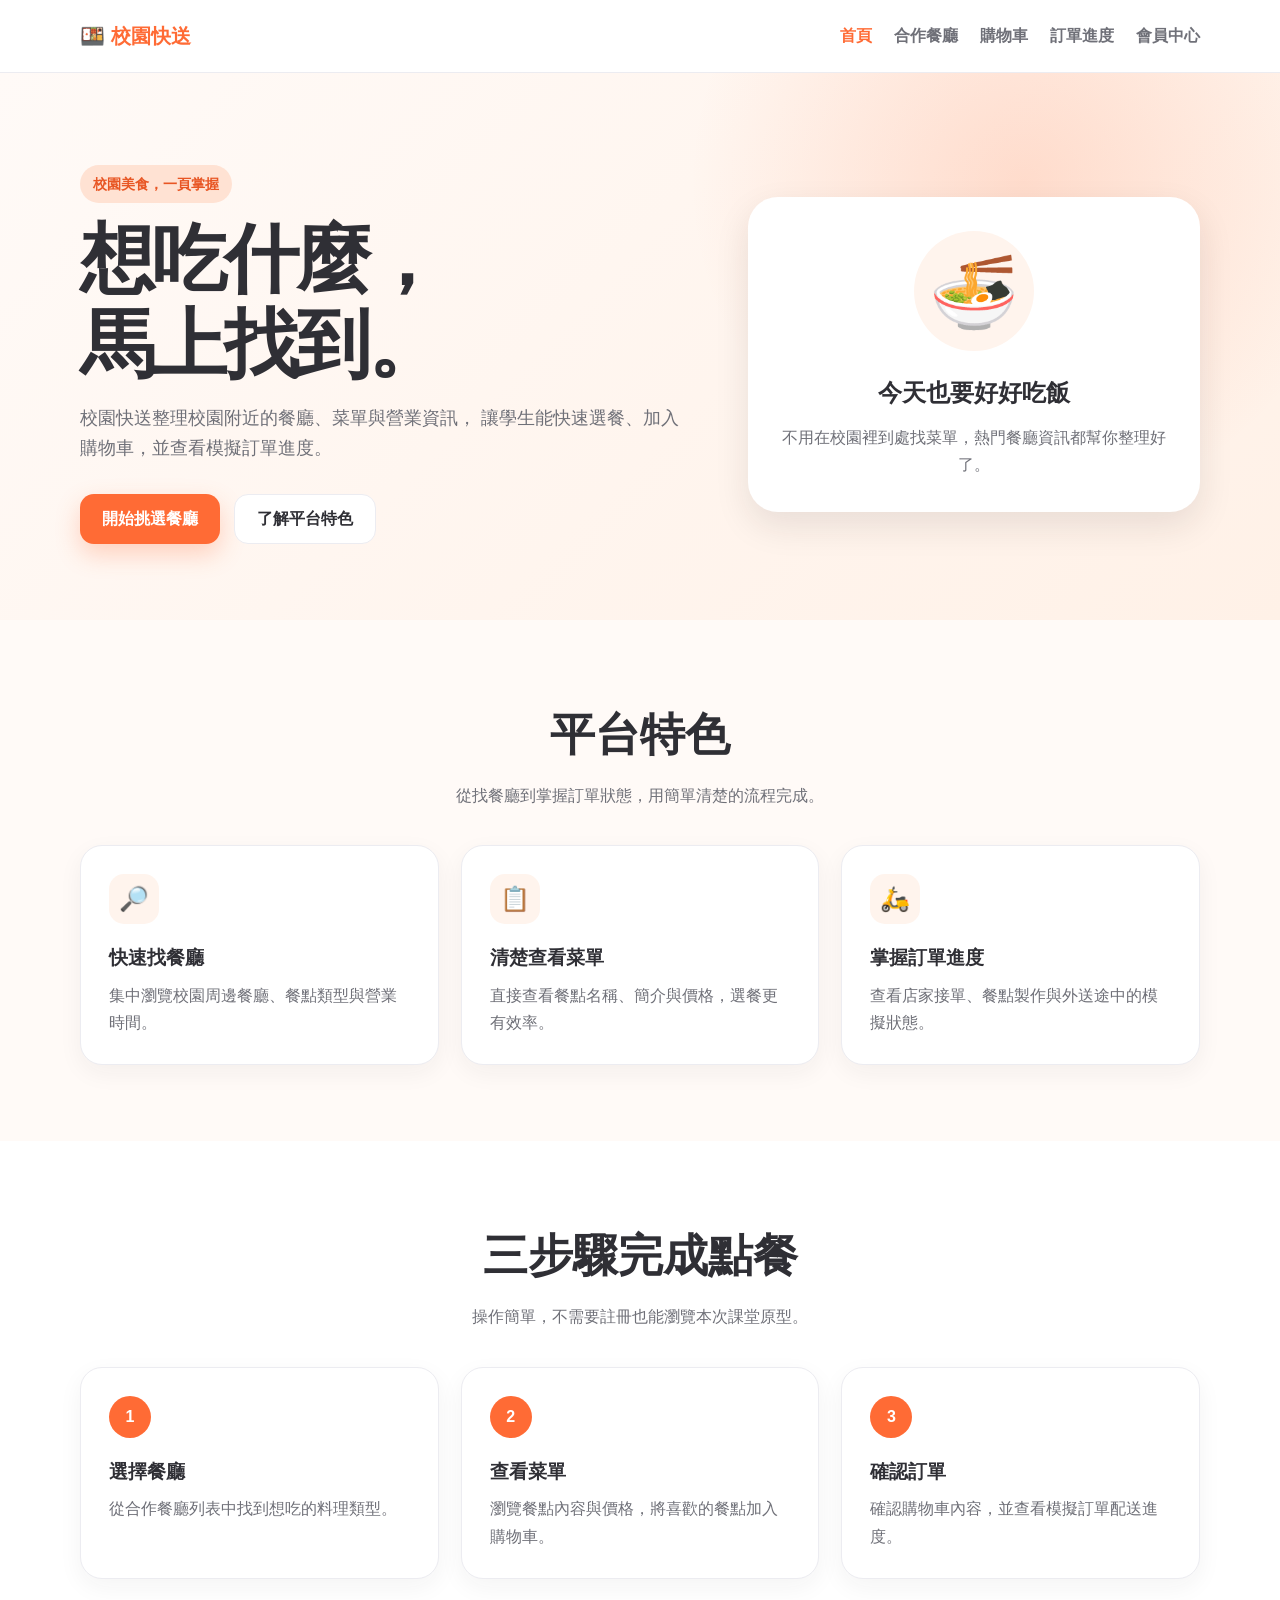
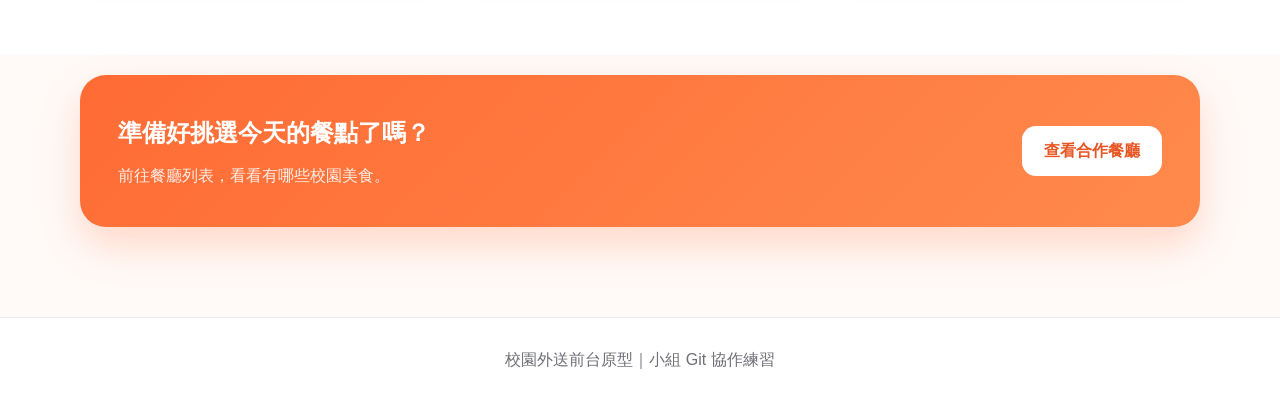
<file: index.html>
<!DOCTYPE html>
<html lang="zh-Hant">
<head>
  <meta charset="UTF-8">
  <meta name="viewport" content="width=device-width, initial-scale=1.0">
  <meta name="description" content="校園快送提供校園周邊餐廳與餐點資訊，讓學生快速找到想吃的餐點。">
  <title>校園快送｜首頁</title>
  <style>
    :root {
      --primary: #ff6b35;
      --primary-dark: #e85624;
      --secondary: #fff4ed;
      --text: #2f2f35;
      --muted: #6f7078;
      --surface: #ffffff;
      --border: #ececf1;
      --shadow: 0 14px 35px rgba(41, 34, 30, 0.10);
    }

    * {
      box-sizing: border-box;
    }

    html {
      scroll-behavior: smooth;
    }

    body {
      margin: 0;
      font-family: "Noto Sans TC", "Microsoft JhengHei", sans-serif;
      color: var(--text);
      background: #fffaf7;
      line-height: 1.7;
    }

    a {
      color: inherit;
      text-decoration: none;
    }

    .container {
      width: min(1120px, calc(100% - 40px));
      margin: 0 auto;
    }

    header {
      position: sticky;
      top: 0;
      z-index: 10;
      background: rgba(255, 255, 255, 0.94);
      border-bottom: 1px solid var(--border);
      backdrop-filter: blur(10px);
    }

    nav {
      min-height: 72px;
      display: flex;
      justify-content: space-between;
      align-items: center;
      gap: 24px;
    }

    .logo {
      font-size: 1.25rem;
      font-weight: 800;
      color: var(--primary);
    }

    .nav-links {
      display: flex;
      gap: 22px;
      align-items: center;
    }

    .nav-links a {
      color: var(--muted);
      font-weight: 700;
    }

    .nav-links a:hover,
    .nav-links a[aria-current="page"] {
      color: var(--primary);
    }

    .hero {
      padding: 92px 0 76px;
      background:
        radial-gradient(circle at 80% 20%, rgba(255, 107, 53, 0.18), transparent 30%),
        linear-gradient(135deg, #fffaf7 0%, #fff1e7 100%);
    }

    .hero-grid {
      display: grid;
      grid-template-columns: 1.15fr 0.85fr;
      align-items: center;
      gap: 56px;
    }

    .eyebrow {
      display: inline-block;
      margin-bottom: 14px;
      padding: 7px 13px;
      border-radius: 999px;
      color: var(--primary-dark);
      background: #ffe2d3;
      font-weight: 800;
      font-size: 0.9rem;
    }

    h1 {
      margin: 0 0 18px;
      font-size: clamp(2.6rem, 6vw, 4.7rem);
      line-height: 1.12;
      letter-spacing: -0.04em;
    }

    .hero p {
      max-width: 660px;
      margin: 0 0 30px;
      color: var(--muted);
      font-size: 1.1rem;
    }

    .button-row {
      display: flex;
      flex-wrap: wrap;
      gap: 14px;
    }

    .button {
      display: inline-flex;
      justify-content: center;
      align-items: center;
      min-height: 50px;
      padding: 0 22px;
      border-radius: 14px;
      font-weight: 800;
      transition: transform 0.2s, box-shadow 0.2s;
    }

    .button:hover {
      transform: translateY(-2px);
    }

    .button-primary {
      color: white;
      background: var(--primary);
      box-shadow: 0 10px 25px rgba(255, 107, 53, 0.28);
    }

    .button-secondary {
      background: white;
      border: 1px solid var(--border);
    }

    .hero-card {
      position: relative;
      padding: 34px;
      border-radius: 30px;
      background: white;
      box-shadow: var(--shadow);
    }

    .food-icon {
      display: grid;
      place-items: center;
      width: 120px;
      height: 120px;
      margin: 0 auto 22px;
      border-radius: 50%;
      background: var(--secondary);
      font-size: 4.5rem;
    }

    .hero-card h2 {
      margin: 0 0 10px;
      text-align: center;
    }

    .hero-card p {
      margin: 0;
      text-align: center;
      font-size: 1rem;
    }

    section {
      padding: 76px 0;
    }

    .section-heading {
      max-width: 700px;
      margin: 0 auto 36px;
      text-align: center;
    }

    .section-heading h2 {
      margin: 0 0 10px;
      font-size: clamp(2rem, 4vw, 2.8rem);
    }

    .section-heading p {
      margin: 0;
      color: var(--muted);
    }

    .feature-grid,
    .step-grid {
      display: grid;
      grid-template-columns: repeat(3, 1fr);
      gap: 22px;
    }

    .card {
      padding: 28px;
      border: 1px solid var(--border);
      border-radius: 22px;
      background: var(--surface);
      box-shadow: 0 8px 24px rgba(31, 31, 40, 0.05);
    }

    .card-icon {
      display: grid;
      place-items: center;
      width: 50px;
      height: 50px;
      margin-bottom: 18px;
      border-radius: 15px;
      background: var(--secondary);
      font-size: 1.5rem;
    }

    .card h3 {
      margin: 0 0 8px;
    }

    .card p {
      margin: 0;
      color: var(--muted);
    }

    .steps {
      background: #ffffff;
    }

    .step-number {
      display: grid;
      place-items: center;
      width: 42px;
      height: 42px;
      margin-bottom: 18px;
      border-radius: 50%;
      color: white;
      background: var(--primary);
      font-weight: 900;
    }

    .cta {
      padding-top: 20px;
      padding-bottom: 90px;
    }

    .cta-box {
      display: flex;
      justify-content: space-between;
      align-items: center;
      gap: 24px;
      padding: 38px;
      border-radius: 26px;
      color: white;
      background: linear-gradient(135deg, #ff6b35, #ff8a4c);
      box-shadow: 0 18px 40px rgba(255, 107, 53, 0.24);
    }

    .cta-box h2,
    .cta-box p {
      margin: 0;
    }

    .cta-box p {
      margin-top: 8px;
      color: rgba(255, 255, 255, 0.88);
    }

    .cta-box .button {
      flex-shrink: 0;
      color: var(--primary-dark);
      background: white;
    }

    footer {
      padding: 28px 0;
      border-top: 1px solid var(--border);
      color: var(--muted);
      background: white;
      text-align: center;
    }

    @media (max-width: 820px) {
      .hero-grid,
      .feature-grid,
      .step-grid {
        grid-template-columns: 1fr;
      }

      .hero {
        padding-top: 64px;
      }

      .hero-card {
        max-width: 520px;
      }

      .cta-box {
        align-items: flex-start;
        flex-direction: column;
      }
    }

    @media (max-width: 620px) {
      .container {
        width: min(100% - 28px, 1120px);
      }

      nav {
        padding: 14px 0;
        align-items: flex-start;
        flex-direction: column;
      }

      .nav-links {
        width: 100%;
        gap: 14px;
        overflow-x: auto;
      }

      .hero {
        padding: 48px 0 56px;
      }

      section {
        padding: 58px 0;
      }
    }
  </style>
</head>
<body>
  <header>
    <nav class="container" aria-label="主要導覽">
      <a class="logo" href="index.html">🍱 校園快送</a>
      <div class="nav-links">
        <a href="index.html" aria-current="page">首頁</a>
        <a href="pages/restaurants.html">合作餐廳</a>
        <a href="pages/cart.html">購物車</a>
        <a href="pages/order-status.html">訂單進度</a>
        <a href="pages/profile.html">會員中心</a>
      </div>
    </nav>
  </header>

  <main>
    <section class="hero">
      <div class="container hero-grid">
        <div>
          <span class="eyebrow">校園美食，一頁掌握</span>
          <h1>想吃什麼，<br>馬上找到。</h1>
          <p>
            校園快送整理校園附近的餐廳、菜單與營業資訊，
            讓學生能快速選餐、加入購物車，並查看模擬訂單進度。
          </p>
          <div class="button-row">
            <a class="button button-primary" href="pages/restaurants.html">開始挑選餐廳</a>
            <a class="button button-secondary" href="#features">了解平台特色</a>
          </div>
        </div>

        <aside class="hero-card" aria-label="平台簡介">
          <div class="food-icon" aria-hidden="true">🍜</div>
          <h2>今天也要好好吃飯</h2>
          <p>不用在校園裡到處找菜單，熱門餐廳資訊都幫你整理好了。</p>
        </aside>
      </div>
    </section>

    <section id="features">
      <div class="container">
        <div class="section-heading">
          <h2>平台特色</h2>
          <p>從找餐廳到掌握訂單狀態，用簡單清楚的流程完成。</p>
        </div>

        <div class="feature-grid">
          <article class="card">
            <div class="card-icon" aria-hidden="true">🔎</div>
            <h3>快速找餐廳</h3>
            <p>集中瀏覽校園周邊餐廳、餐點類型與營業時間。</p>
          </article>

          <article class="card">
            <div class="card-icon" aria-hidden="true">📋</div>
            <h3>清楚查看菜單</h3>
            <p>直接查看餐點名稱、簡介與價格，選餐更有效率。</p>
          </article>

          <article class="card">
            <div class="card-icon" aria-hidden="true">🛵</div>
            <h3>掌握訂單進度</h3>
            <p>查看店家接單、餐點製作與外送途中的模擬狀態。</p>
          </article>
        </div>
      </div>
    </section>

    <section class="steps">
      <div class="container">
        <div class="section-heading">
          <h2>三步驟完成點餐</h2>
          <p>操作簡單，不需要註冊也能瀏覽本次課堂原型。</p>
        </div>

        <div class="step-grid">
          <article class="card">
            <div class="step-number">1</div>
            <h3>選擇餐廳</h3>
            <p>從合作餐廳列表中找到想吃的料理類型。</p>
          </article>

          <article class="card">
            <div class="step-number">2</div>
            <h3>查看菜單</h3>
            <p>瀏覽餐點內容與價格，將喜歡的餐點加入購物車。</p>
          </article>

          <article class="card">
            <div class="step-number">3</div>
            <h3>確認訂單</h3>
            <p>確認購物車內容，並查看模擬訂單配送進度。</p>
          </article>
        </div>
      </div>
    </section>

    <section class="cta">
      <div class="container">
        <div class="cta-box">
          <div>
            <h2>準備好挑選今天的餐點了嗎？</h2>
            <p>前往餐廳列表，看看有哪些校園美食。</p>
          </div>
          <a class="button" href="pages/restaurants.html">查看合作餐廳</a>
        </div>
      </div>
    </section>
  </main>

  <footer>
    <div class="container">
      校園外送前台原型｜小組 Git 協作練習
    </div>
  </footer>
</body>
</html>
</file>
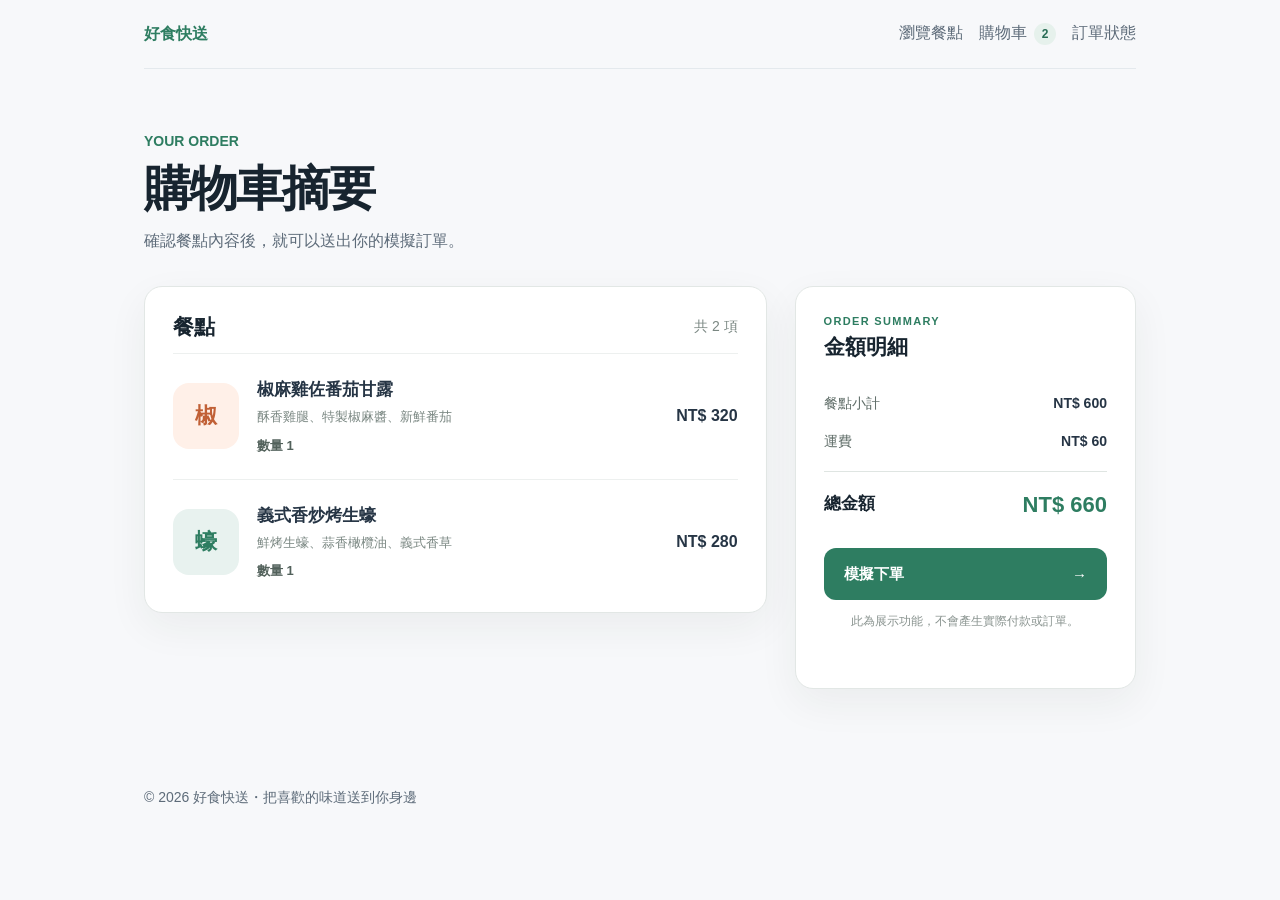
<file: pages/cart.html>
<!doctype html>
<html lang="zh-Hant">
  <head>
    <meta charset="UTF-8" />
    <meta name="viewport" content="width=device-width, initial-scale=1.0" />
    <title>購物車摘要｜好食快送</title>
    <link rel="stylesheet" href="../css/base.css" />
  </head>
  <body>
    <header class="site-header">
      <a class="brand" href="../index.html" aria-label="好食快送首頁">好食快送</a>
      <nav aria-label="主要導覽">
        <a href="menu.html">瀏覽餐點</a>
        <a class="nav-cart" href="cart.html" aria-current="page">購物車 <span>2</span></a>
        <a href="order-status.html">訂單狀態</a>
      </nav>
    </header>

    <main class="container cart-page">
      <section class="cart-intro" aria-labelledby="cart-title">
        <p class="eyebrow">YOUR ORDER</p>
        <h1 id="cart-title">購物車摘要</h1>
        <p class="muted">確認餐點內容後，就可以送出你的模擬訂單。</p>
      </section>

      <section class="cart-layout" aria-label="訂單內容">
        <div class="cart-items">
          <div class="section-label"><h2>餐點</h2><span>共 2 項</span></div>
          <article class="cart-item">
            <div class="food-icon" aria-hidden="true">椒</div>
            <div class="item-info"><h3>椒麻雞佐番茄甘露</h3><p>酥香雞腿、特製椒麻醬、新鮮番茄</p><span class="quantity">數量 1</span></div>
            <strong class="item-price">NT$ 320</strong>
          </article>
          <article class="cart-item">
            <div class="food-icon oyster" aria-hidden="true">蠔</div>
            <div class="item-info"><h3>義式香炒烤生蠔</h3><p>鮮烤生蠔、蒜香橄欖油、義式香草</p><span class="quantity">數量 1</span></div>
            <strong class="item-price">NT$ 280</strong>
          </article>
        </div>

        <aside class="order-summary" aria-labelledby="summary-title">
          <div><p class="summary-kicker">ORDER SUMMARY</p><h2 id="summary-title">金額明細</h2></div>
          <dl class="price-list">
            <div><dt>餐點小計</dt><dd>NT$ 600</dd></div>
            <div><dt>運費</dt><dd>NT$ 60</dd></div>
            <div class="total"><dt>總金額</dt><dd>NT$ 660</dd></div>
          </dl>
          <button class="checkout-button" type="button" id="mock-order-button">模擬下單 <span aria-hidden="true">→</span></button>
          <p class="checkout-note">此為展示功能，不會產生實際付款或訂單。</p>
          <p class="order-feedback" id="order-feedback" role="status" aria-live="polite"></p>
        </aside>
      </section>
    </main>

    <footer>© 2026 好食快送・把喜歡的味道送到你身邊</footer>
    <script>
      const orderButton = document.querySelector("#mock-order-button");
      const orderFeedback = document.querySelector("#order-feedback");
      orderButton.addEventListener("click", () => {
        orderButton.disabled = true;
        orderButton.innerHTML = "已送出模擬訂單 <span aria-hidden=\"true\">✓</span>";
        orderFeedback.textContent = "模擬下單成功！感謝你的訂購。";
      });
    </script>
  </body>
</html>
</file>
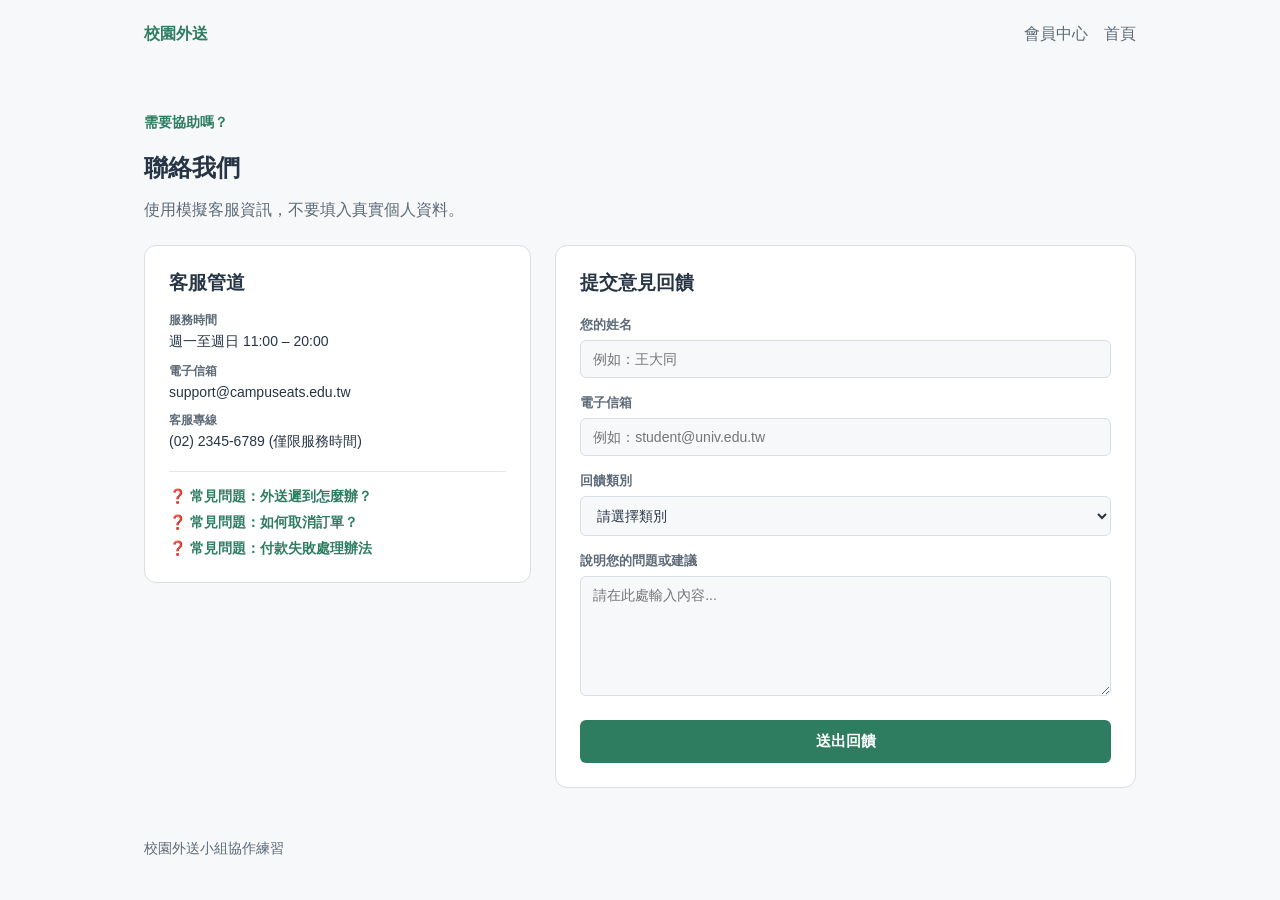
<file: pages/contact.html>
<!doctype html>
<html lang="zh-Hant">
  <head>
    <meta charset="UTF-8" />
    <meta name="viewport" content="width=device-width, initial-scale=1.0" />
    <title>校園外送｜聯絡我們</title>
    <link rel="stylesheet" href="../css/base.css" />
    <style>
      .contact-grid {
        display: grid;
        grid-template-columns: 1fr 1.5fr;
        gap: 24px;
        margin: 24px 0;
      }
      .info-card {
        background: #ffffff;
        border: 1px solid #d7dee8;
        border-radius: 12px;
        padding: 24px;
        height: fit-content;
      }
      .info-card h3 {
        margin-top: 0;
        margin-bottom: 16px;
        color: #263545;
      }
      .info-list {
        list-style: none;
        padding: 0;
        margin: 0 0 20px 0;
        display: flex;
        flex-direction: column;
        gap: 12px;
        font-size: 14px;
      }
      .info-list li {
        display: flex;
        flex-direction: column;
        gap: 4px;
      }
      .info-list strong {
        color: #5d6b79;
        font-size: 12px;
        text-transform: uppercase;
      }
      .info-list span {
        color: #263545;
        font-weight: 500;
      }
      .faq-links {
        display: flex;
        flex-direction: column;
        gap: 8px;
        border-top: 1px solid #e2e8f0;
        padding-top: 16px;
      }
      .faq-links a {
        font-size: 14px;
        color: #2e7d61;
        font-weight: 600;
        display: flex;
        align-items: center;
        gap: 4px;
      }
      .faq-links a:hover {
        text-decoration: underline;
      }
      .form-card {
        background: #ffffff;
        border: 1px solid #d7dee8;
        border-radius: 12px;
        padding: 24px;
      }
      .form-card h3 {
        margin-top: 0;
        margin-bottom: 20px;
        color: #263545;
      }
      .form-group {
        margin-bottom: 16px;
        display: flex;
        flex-direction: column;
        gap: 6px;
      }
      .form-group label {
        font-size: 13px;
        font-weight: bold;
        color: #5d6b79;
      }
      .form-control {
        padding: 10px 12px;
        border: 1px solid #d7dee8;
        border-radius: 6px;
        font-size: 14px;
        color: #263545;
        background: #f7f8fa;
        font-family: inherit;
        transition: border-color 0.2s, background-color 0.2s;
      }
      .form-control:focus {
        outline: none;
        border-color: #2e7d61;
        background: #fff;
      }
      textarea.form-control {
        resize: vertical;
        min-height: 120px;
      }
      .submit-btn {
        width: 100%;
        font-weight: bold;
        font-size: 15px;
        padding: 12px;
        margin-top: 8px;
      }
      .submit-success {
        display: none;
        padding: 12px;
        background: #d4edda;
        color: #155724;
        border: 1px solid #c3e6cb;
        border-radius: 6px;
        font-size: 14px;
        font-weight: 600;
        margin-bottom: 16px;
        text-align: center;
      }
      @media (max-width: 768px) {
        .contact-grid {
          grid-template-columns: 1fr;
        }
      }
    </style>
  </head>
  <body>
    <header class="site-header">
      <a class="brand" href="../index.html">校園外送</a>
      <nav aria-label="主要導覽"><a href="profile.html">會員中心</a><a href="../index.html">首頁</a></nav>
    </header>
    <main class="container">
      <section class="page-heading">
        <p class="eyebrow">需要協助嗎？</p>
        <h1>聯絡我們</h1>
        <p class="muted">使用模擬客服資訊，不要填入真實個人資料。</p>
      </section>

      <div class="contact-grid">
        <!-- 客服資訊 -->
        <aside class="info-card">
          <h3>客服管道</h3>
          <ul class="info-list">
            <li>
              <strong>服務時間</strong>
              <span>週一至週日 11:00 – 20:00</span>
            </li>
            <li>
              <strong>電子信箱</strong>
              <span>support@campuseats.edu.tw</span>
            </li>
            <li>
              <strong>客服專線</strong>
              <span>(02) 2345-6789 (僅限服務時間)</span>
            </li>
          </ul>
          
          <div class="faq-links">
            <a href="#">❓ 常見問題：外送遲到怎麼辦？</a>
            <a href="#">❓ 常見問題：如何取消訂單？</a>
            <a href="#">❓ 常見問題：付款失敗處理辦法</a>
          </div>
        </aside>

        <!-- 意見回饋表單 -->
        <section class="form-card">
          <h3>提交意見回饋</h3>
          <div id="successMessage" class="submit-success">✓ 意見已成功提交！客服人員將會盡快與您聯絡。</div>
          <form id="feedbackForm">
            <div class="form-group">
              <label for="userName">您的姓名</label>
              <input type="text" id="userName" class="form-control" placeholder="例如：王大同" required />
            </div>
            <div class="form-group">
              <label for="userEmail">電子信箱</label>
              <input type="email" id="userEmail" class="form-control" placeholder="例如：student@univ.edu.tw" required />
            </div>
            <div class="form-group">
              <label for="category">回饋類別</label>
              <select id="category" class="form-control" required>
                <option value="" disabled selected>請選擇類別</option>
                <option value="delivery">配送問題</option>
                <option value="food">餐點品質</option>
                <option value="system">系統異常</option>
                <option value="other">其他建議</option>
              </select>
            </div>
            <div class="form-group">
              <label for="message">說明您的問題或建議</label>
              <textarea id="message" class="form-control" placeholder="請在此處輸入內容..." required></textarea>
            </div>
            <button type="submit" class="submit-btn">送出回饋</button>
          </form>
        </section>
      </div>
    </main>
    <footer>校園外送小組協作練習</footer>
    <script src="../js/app.js"></script>
    <script>
      document.getElementById('feedbackForm').addEventListener('submit', function(event) {
        event.preventDefault(); // 阻止表單真正送出
        
        // 顯示成功提示
        const successMsg = document.getElementById('successMessage');
        successMsg.style.display = 'block';
        
        // 彈出瀏覽器警告視窗以符合課堂模擬
        window.alert('已收到您的回饋！客服人員將於服務時間內回覆您。');
        
        // 清空表單
        this.reset();
        
        // 5秒後自動隱藏成功提示
        setTimeout(() => {
          successMsg.style.display = 'none';
        }, 5000);
      });
    </script>
  </body>
</html>
</file>
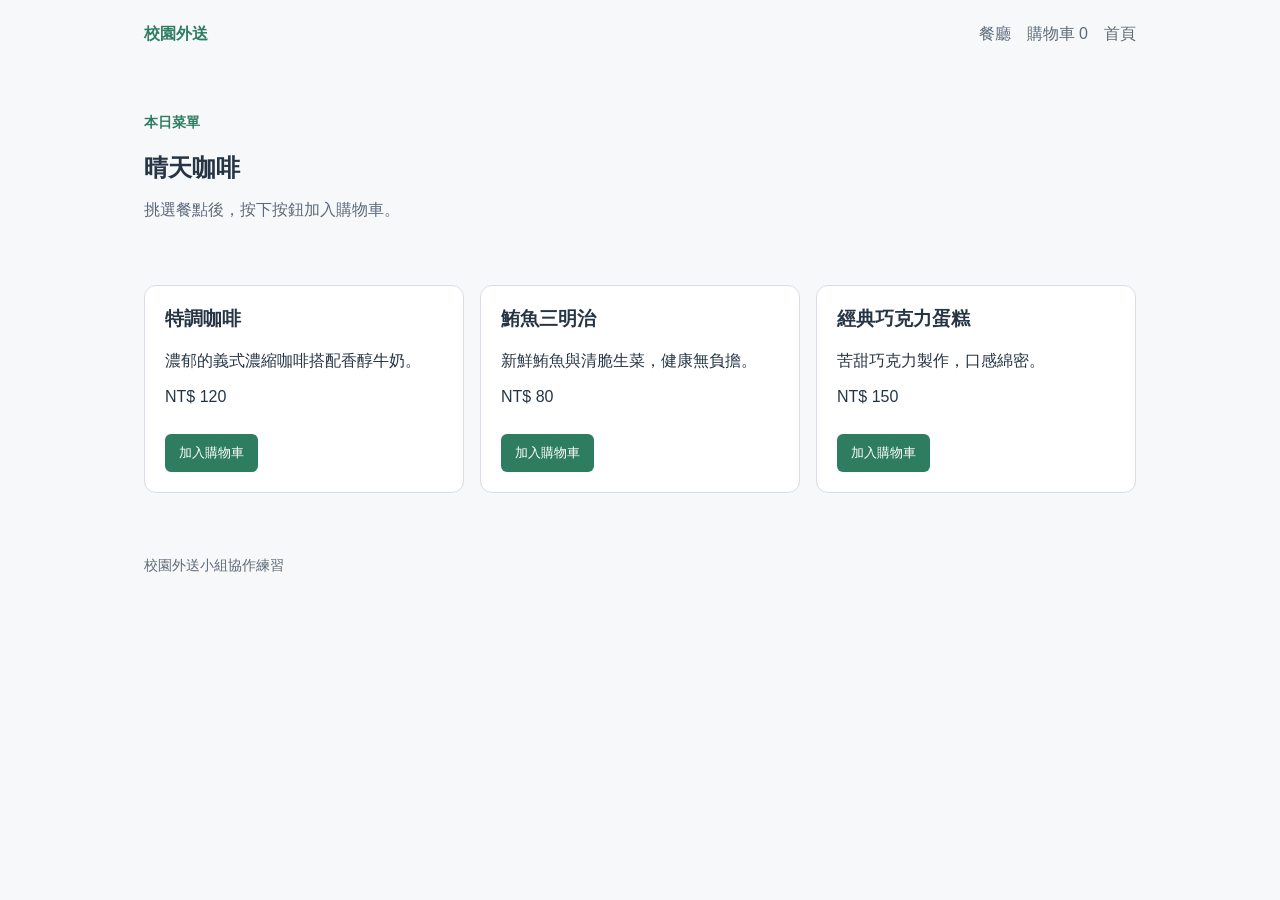
<file: pages/menu.html>
<!doctype html>
<html lang="zh-Hant">
  <head>
    <meta charset="UTF-8" />
    <meta name="viewport" content="width=device-width, initial-scale=1.0" />
    <title>校園外送｜菜單</title>
    <link rel="stylesheet" href="../css/base.css" />
  </head>
  <body>
    <header class="site-header">
      <a class="brand" href="../index.html">校園外送</a>
      <nav aria-label="主要導覽"><a href="restaurants.html">餐廳</a><a href="cart.html">購物車 <span data-cart-count>0</span></a><a href="../index.html">首頁</a></nav>
    </header>
    <main class="container">
      <section class="page-heading"><p class="eyebrow">本日菜單</p><h1>晴天咖啡</h1><p class="muted">挑選餐點後，按下按鈕加入購物車。</p></section>
      <p class="status-message" data-status-message aria-live="polite"></p>
      <section class="grid">
        <div class="card">
          <h3>特調咖啡</h3>
          <p>濃郁的義式濃縮咖啡搭配香醇牛奶。</p>
          <p class="price">NT$ 120</p>
          <button data-add-to-cart="特調咖啡">加入購物車</button>
        </div>
        <div class="card">
          <h3>鮪魚三明治</h3>
          <p>新鮮鮪魚與清脆生菜，健康無負擔。</p>
          <p class="price">NT$ 80</p>
          <button data-add-to-cart="鮪魚三明治">加入購物車</button>
        </div>
        <div class="card">
          <h3>經典巧克力蛋糕</h3>
          <p>苦甜巧克力製作，口感綿密。</p>
          <p class="price">NT$ 150</p>
          <button data-add-to-cart="經典巧克力蛋糕">加入購物車</button>
        </div>
      </section>
    </main>
    <footer>校園外送小組協作練習</footer><script src="../js/app.js"></script>
  </body>
</html>
</file>
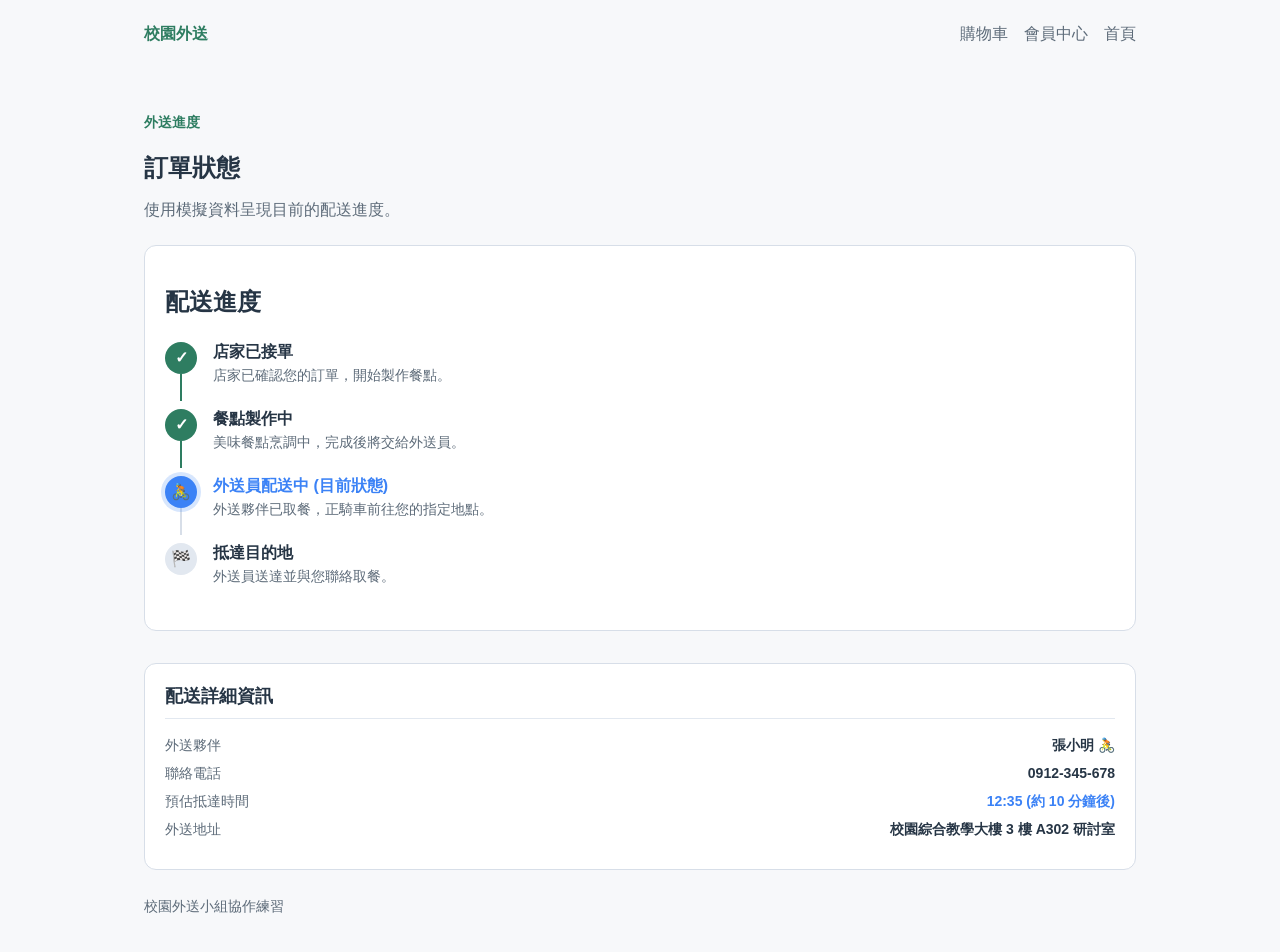
<file: pages/order-status.html>
<!doctype html>
<html lang="zh-Hant">
  <head>
    <meta charset="UTF-8" />
    <meta name="viewport" content="width=device-width, initial-scale=1.0" />
    <title>校園外送｜訂單狀態</title>
    <link rel="stylesheet" href="../css/base.css" />
    <style>
      .steps-container {
        display: flex;
        flex-direction: column;
        gap: 24px;
        margin: 24px 0;
      }
      .step {
        display: flex;
        gap: 16px;
        align-items: flex-start;
        position: relative;
      }
      .step:not(:last-child)::after {
        content: '';
        position: absolute;
        left: 15px;
        top: 32px;
        bottom: -16px;
        width: 2px;
        background: #d7dee8;
      }
      .step.completed:not(:last-child)::after {
        background: #2e7d61;
      }
      .step-icon {
        width: 32px;
        height: 32px;
        border-radius: 50%;
        background: #e2e8f0;
        display: flex;
        align-items: center;
        justify-content: center;
        font-weight: bold;
        z-index: 1;
        flex-shrink: 0;
      }
      .step.completed .step-icon {
        background: #2e7d61;
        color: #fff;
      }
      .step.active .step-icon {
        background: #3b82f6;
        color: #fff;
        box-shadow: 0 0 0 4px rgba(59, 130, 246, 0.2);
        animation: pulse 2s infinite;
      }
      @keyframes pulse {
        0% { transform: scale(1); }
        50% { transform: scale(1.05); }
        100% { transform: scale(1); }
      }
      .step-content {
        display: flex;
        flex-direction: column;
      }
      .step-title {
        font-size: 16px;
        font-weight: bold;
        margin: 0;
        color: #263545;
      }
      .step.active .step-title {
        color: #3b82f6;
      }
      .step-desc {
        font-size: 14px;
        color: #5d6b79;
        margin: 4px 0 0 0;
      }
      .order-info-card {
        background: #ffffff;
        border: 1px solid #d7dee8;
        border-radius: 12px;
        padding: 20px;
        margin-top: 32px;
      }
      .order-info-title {
        margin-top: 0;
        font-size: 18px;
        color: #263545;
        border-bottom: 1px solid #e2e8f0;
        padding-bottom: 10px;
      }
      .info-row {
        display: flex;
        justify-content: space-between;
        margin: 10px 0;
        font-size: 14px;
      }
      .info-label {
        color: #5d6b79;
      }
      .info-value {
        font-weight: 600;
        color: #263545;
      }
    </style>
  </head>
  <body>
    <header class="site-header">
      <a class="brand" href="../index.html">校園外送</a>
      <nav aria-label="主要導覽"><a href="cart.html">購物車</a><a href="profile.html">會員中心</a><a href="../index.html">首頁</a></nav>
    </header>
    <main class="container">
      <section class="page-heading">
        <p class="eyebrow">外送進度</p>
        <h1>訂單狀態</h1>
        <p class="muted">使用模擬資料呈現目前的配送進度。</p>
      </section>
      
      <section class="card">
        <h2>配送進度</h2>
        <div class="steps-container">
          <!-- Step 1: 店家接單 -->
          <div class="step completed">
            <div class="step-icon">✓</div>
            <div class="step-content">
              <p class="step-title">店家已接單</p>
              <p class="step-desc">店家已確認您的訂單，開始製作餐點。</p>
            </div>
          </div>
          
          <!-- Step 2: 餐點製作中 -->
          <div class="step completed">
            <div class="step-icon">✓</div>
            <div class="step-content">
              <p class="step-title">餐點製作中</p>
              <p class="step-desc">美味餐點烹調中，完成後將交給外送員。</p>
            </div>
          </div>
          
          <!-- Step 3: 外送途中 -->
          <div class="step active">
            <div class="step-icon">🚴</div>
            <div class="step-content">
              <p class="step-title">外送員配送中 (目前狀態)</p>
              <p class="step-desc">外送夥伴已取餐，正騎車前往您的指定地點。</p>
            </div>
          </div>
          
          <!-- Step 4: 送達目的地 -->
          <div class="step">
            <div class="step-icon">🏁</div>
            <div class="step-content">
              <p class="step-title">抵達目的地</p>
              <p class="step-desc">外送員送達並與您聯絡取餐。</p>
            </div>
          </div>
        </div>
      </section>

      <section class="order-info-card">
        <h3 class="order-info-title">配送詳細資訊</h3>
        <div class="info-row">
          <span class="info-label">外送夥伴</span>
          <span class="info-value">張小明 🚴</span>
        </div>
        <div class="info-row">
          <span class="info-label">聯絡電話</span>
          <span class="info-value">0912-345-678</span>
        </div>
        <div class="info-row">
          <span class="info-label">預估抵達時間</span>
          <span class="info-value" style="color: #3b82f6;">12:35 (約 10 分鐘後)</span>
        </div>
        <div class="info-row">
          <span class="info-label">外送地址</span>
          <span class="info-value">校園綜合教學大樓 3 樓 A302 研討室</span>
        </div>
      </section>
    </main>
    <footer>校園外送小組協作練習</footer>
    <script src="../js/app.js"></script>
  </body>
</html>
</file>
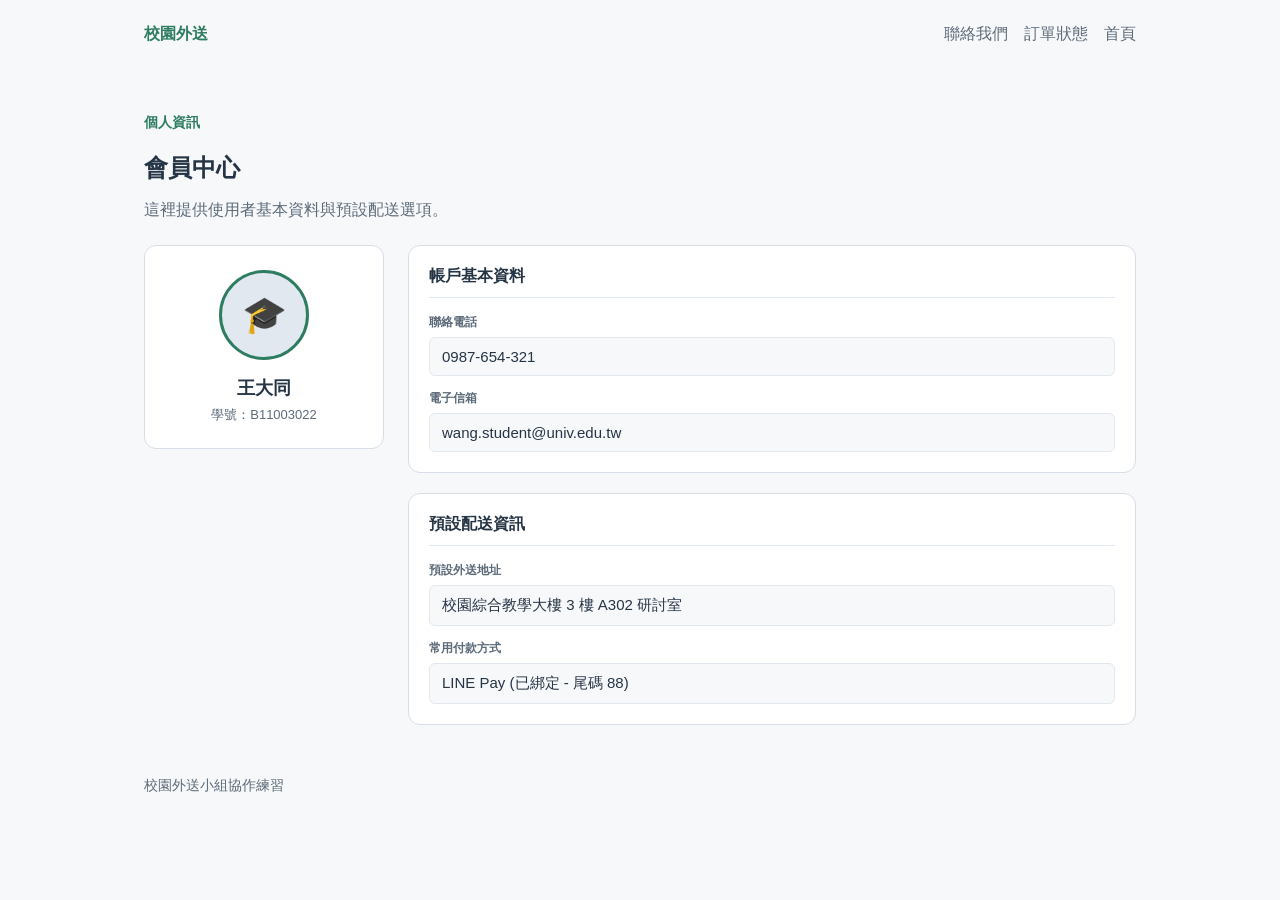
<file: pages/profile.html>
<!doctype html>
<html lang="zh-Hant">
  <head>
    <meta charset="UTF-8" />
    <meta name="viewport" content="width=device-width, initial-scale=1.0" />
    <title>校園外送｜會員中心</title>
    <link rel="stylesheet" href="../css/base.css" />
    <style>
      .profile-container {
        display: grid;
        grid-template-columns: 240px 1fr;
        gap: 24px;
        margin: 24px 0;
      }
      .profile-sidebar {
        background: #ffffff;
        border: 1px solid #d7dee8;
        border-radius: 12px;
        padding: 24px;
        text-align: center;
        height: fit-content;
      }
      .avatar {
        width: 90px;
        height: 90px;
        border-radius: 50%;
        background: #e2e8f0;
        display: flex;
        align-items: center;
        justify-content: center;
        font-size: 36px;
        margin: 0 auto 16px;
        border: 3px solid #2e7d61;
      }
      .profile-name {
        font-size: 18px;
        font-weight: bold;
        margin: 0 0 6px 0;
        color: #263545;
      }
      .student-id {
        font-size: 13px;
        color: #5d6b79;
        margin: 0;
      }
      .profile-main {
        display: flex;
        flex-direction: column;
        gap: 20px;
      }
      .profile-section {
        background: #ffffff;
        border: 1px solid #d7dee8;
        border-radius: 12px;
        padding: 20px;
      }
      .section-title {
        margin-top: 0;
        font-size: 16px;
        color: #263545;
        border-bottom: 1px solid #e2e8f0;
        padding-bottom: 10px;
        margin-bottom: 16px;
      }
      .profile-field {
        display: flex;
        flex-direction: column;
        gap: 6px;
        margin-bottom: 14px;
      }
      .profile-field:last-child {
        margin-bottom: 0;
      }
      .field-label {
        font-size: 12px;
        font-weight: bold;
        color: #5d6b79;
        text-transform: uppercase;
      }
      .field-value {
        font-size: 15px;
        color: #263545;
        background: #f7f8fa;
        padding: 10px 12px;
        border-radius: 6px;
        border: 1px solid #e2e8f0;
      }
      @media (max-width: 768px) {
        .profile-container {
          grid-template-columns: 1fr;
        }
      }
    </style>
  </head>
  <body>
    <header class="site-header">
      <a class="brand" href="../index.html">校園外送</a>
      <nav aria-label="主要導覽"><a href="contact.html">聯絡我們</a><a href="order-status.html">訂單狀態</a><a href="../index.html">首頁</a></nav>
    </header>
    <main class="container">
      <section class="page-heading">
        <p class="eyebrow">個人資訊</p>
        <h1>會員中心</h1>
        <p class="muted">這裡提供使用者基本資料與預設配送選項。</p>
      </section>
      
      <div class="profile-container">
        <!-- Sidebar info -->
        <aside class="profile-sidebar">
          <div class="avatar">🎓</div>
          <p class="profile-name">王大同</p>
          <p class="student-id">學號：B11003022</p>
        </aside>
        
        <!-- Main Info cards -->
        <div class="profile-main">
          <!-- Section 1: 基本資料 -->
          <section class="profile-section">
            <h3 class="section-title">帳戶基本資料</h3>
            <div class="profile-field">
              <span class="field-label">聯絡電話</span>
              <span class="field-value">0987-654-321</span>
            </div>
            <div class="profile-field">
              <span class="field-label">電子信箱</span>
              <span class="field-value">wang.student@univ.edu.tw</span>
            </div>
          </section>
          
          <!-- Section 2: 常用配送資訊 -->
          <section class="profile-section">
            <h3 class="section-title">預設配送資訊</h3>
            <div class="profile-field">
              <span class="field-label">預設外送地址</span>
              <span class="field-value">校園綜合教學大樓 3 樓 A302 研討室</span>
            </div>
            <div class="profile-field">
              <span class="field-label">常用付款方式</span>
              <span class="field-value">LINE Pay (已綁定 - 尾碼 88)</span>
            </div>
          </section>
        </div>
      </div>
    </main>
    <footer>校園外送小組協作練習</footer>
    <script src="../js/app.js"></script>
  </body>
</html>
</file>
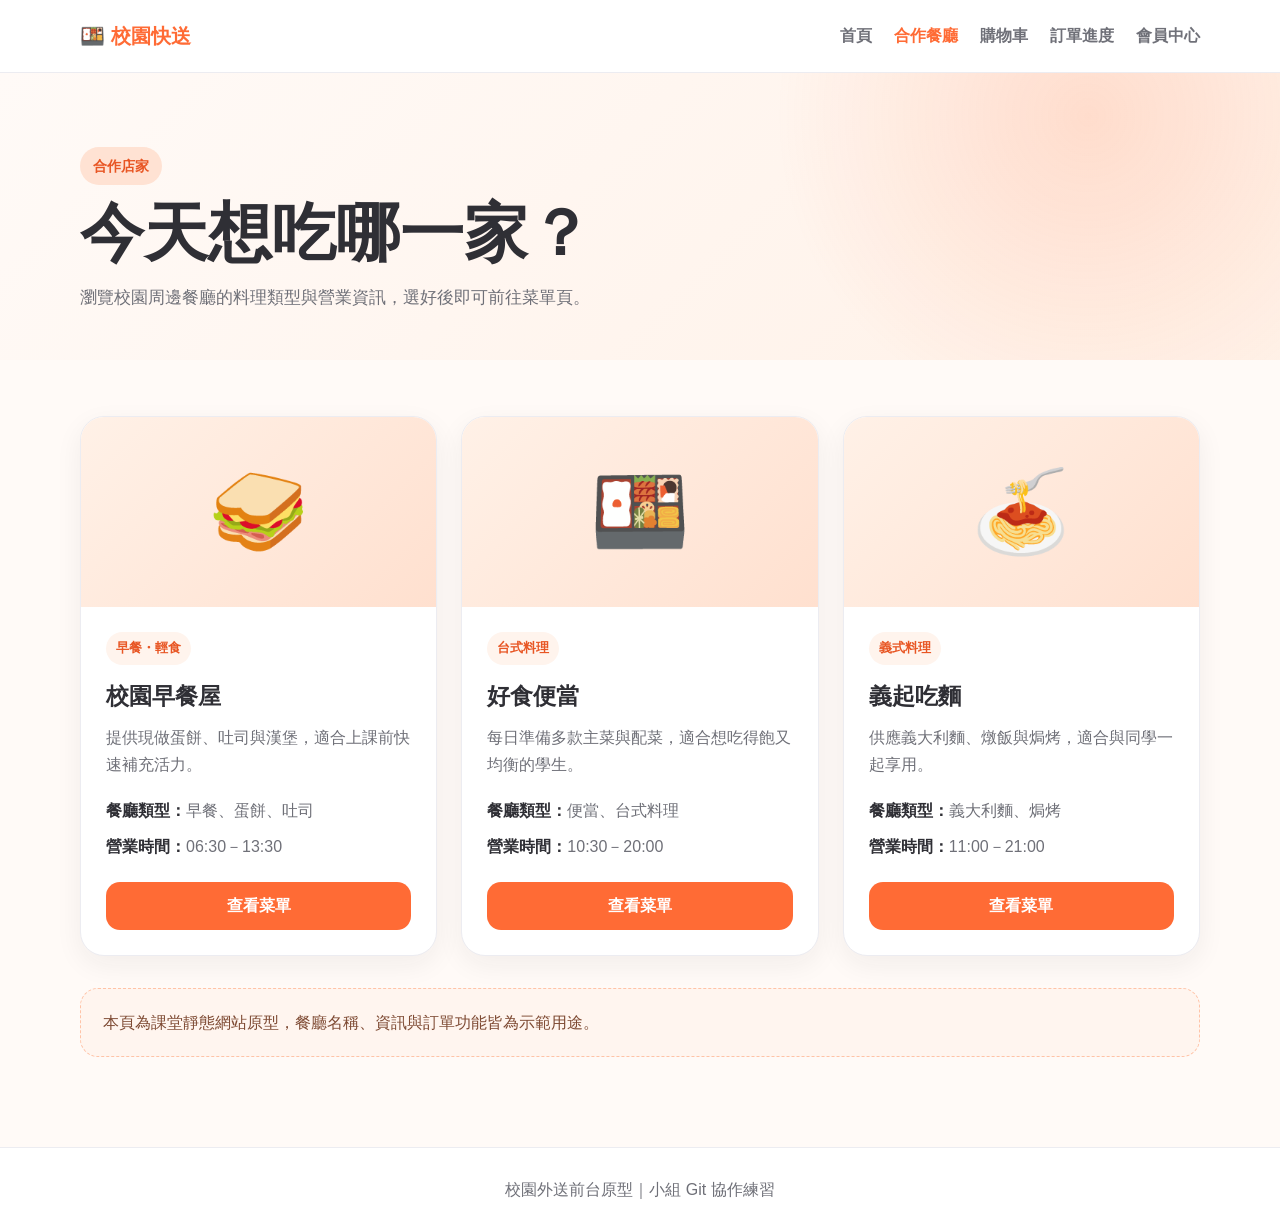
<file: pages/restaurants.html>
<!DOCTYPE html>
<html lang="zh-Hant">
<head>
  <meta charset="UTF-8">
  <meta name="viewport" content="width=device-width, initial-scale=1.0">
  <meta name="description" content="瀏覽校園快送合作餐廳、料理類型及營業時間。">
  <title>合作餐廳｜校園快送</title>
  <style>
    :root {
      --primary: #ff6b35;
      --primary-dark: #e85624;
      --secondary: #fff4ed;
      --text: #2f2f35;
      --muted: #6f7078;
      --surface: #ffffff;
      --border: #ececf1;
      --shadow: 0 14px 35px rgba(41, 34, 30, 0.10);
    }

    * {
      box-sizing: border-box;
    }

    body {
      margin: 0;
      font-family: "Noto Sans TC", "Microsoft JhengHei", sans-serif;
      color: var(--text);
      background: #fffaf7;
      line-height: 1.7;
    }

    a {
      color: inherit;
      text-decoration: none;
    }

    .container {
      width: min(1120px, calc(100% - 40px));
      margin: 0 auto;
    }

    header {
      position: sticky;
      top: 0;
      z-index: 10;
      background: rgba(255, 255, 255, 0.94);
      border-bottom: 1px solid var(--border);
      backdrop-filter: blur(10px);
    }

    nav {
      min-height: 72px;
      display: flex;
      justify-content: space-between;
      align-items: center;
      gap: 24px;
    }

    .logo {
      font-size: 1.25rem;
      font-weight: 800;
      color: var(--primary);
    }

    .nav-links {
      display: flex;
      gap: 22px;
      align-items: center;
    }

    .nav-links a {
      color: var(--muted);
      font-weight: 700;
    }

    .nav-links a:hover,
    .nav-links a[aria-current="page"] {
      color: var(--primary);
    }

    .page-hero {
      padding: 74px 0 48px;
      background:
        radial-gradient(circle at 85% 15%, rgba(255, 107, 53, 0.17), transparent 28%),
        linear-gradient(135deg, #fffaf7, #fff1e7);
    }

    .eyebrow {
      display: inline-block;
      margin-bottom: 12px;
      padding: 7px 13px;
      border-radius: 999px;
      color: var(--primary-dark);
      background: #ffe2d3;
      font-weight: 800;
      font-size: 0.9rem;
    }

    h1 {
      margin: 0 0 12px;
      font-size: clamp(2.5rem, 5vw, 4rem);
      line-height: 1.15;
    }

    .page-hero p {
      max-width: 650px;
      margin: 0;
      color: var(--muted);
      font-size: 1.08rem;
    }

    main > section:last-child {
      padding: 56px 0 90px;
    }

    .restaurant-grid {
      display: grid;
      grid-template-columns: repeat(3, 1fr);
      gap: 24px;
    }

    .restaurant-card {
      display: flex;
      overflow: hidden;
      flex-direction: column;
      border: 1px solid var(--border);
      border-radius: 24px;
      background: var(--surface);
      box-shadow: 0 9px 28px rgba(31, 31, 40, 0.06);
      transition: transform 0.2s, box-shadow 0.2s;
    }

    .restaurant-card:hover {
      transform: translateY(-5px);
      box-shadow: var(--shadow);
    }

    .restaurant-image {
      display: grid;
      place-items: center;
      min-height: 190px;
      background: linear-gradient(135deg, #fff1e7, #ffe0cf);
      font-size: 5rem;
    }

    .restaurant-content {
      display: flex;
      flex: 1;
      flex-direction: column;
      padding: 25px;
    }

    .tag {
      align-self: flex-start;
      margin-bottom: 12px;
      padding: 5px 10px;
      border-radius: 999px;
      color: var(--primary-dark);
      background: var(--secondary);
      font-size: 0.82rem;
      font-weight: 800;
    }

    .restaurant-card h2 {
      margin: 0 0 8px;
      font-size: 1.45rem;
    }

    .description {
      margin: 0 0 18px;
      color: var(--muted);
    }

    .details {
      display: grid;
      gap: 9px;
      margin: 0 0 22px;
      padding: 0;
      list-style: none;
      color: var(--muted);
    }

    .details strong {
      color: var(--text);
    }

    .menu-link {
      display: inline-flex;
      justify-content: center;
      align-items: center;
      min-height: 48px;
      margin-top: auto;
      border-radius: 14px;
      color: white;
      background: var(--primary);
      font-weight: 800;
      transition: background 0.2s, transform 0.2s;
    }

    .menu-link:hover {
      background: var(--primary-dark);
      transform: translateY(-2px);
    }

    .notice {
      margin-top: 32px;
      padding: 20px 22px;
      border: 1px dashed #ffc3a7;
      border-radius: 18px;
      color: #7e4a33;
      background: #fff5ef;
    }

    footer {
      padding: 28px 0;
      border-top: 1px solid var(--border);
      color: var(--muted);
      background: white;
      text-align: center;
    }

    @media (max-width: 900px) {
      .restaurant-grid {
        grid-template-columns: repeat(2, 1fr);
      }
    }

    @media (max-width: 620px) {
      .container {
        width: min(100% - 28px, 1120px);
      }

      nav {
        padding: 14px 0;
        align-items: flex-start;
        flex-direction: column;
      }

      .nav-links {
        width: 100%;
        gap: 14px;
        overflow-x: auto;
      }

      .page-hero {
        padding: 50px 0 38px;
      }

      .restaurant-grid {
        grid-template-columns: 1fr;
      }
    }
  </style>
</head>
<body>
  <header>
    <nav class="container" aria-label="主要導覽">
      <a class="logo" href="../index.html">🍱 校園快送</a>
      <div class="nav-links">
        <a href="../index.html">首頁</a>
        <a href="restaurants.html" aria-current="page">合作餐廳</a>
        <a href="cart.html">購物車</a>
        <a href="order-status.html">訂單進度</a>
        <a href="profile.html">會員中心</a>
      </div>
    </nav>
  </header>

  <main>
    <section class="page-hero">
      <div class="container">
        <span class="eyebrow">合作店家</span>
        <h1>今天想吃哪一家？</h1>
        <p>瀏覽校園周邊餐廳的料理類型與營業資訊，選好後即可前往菜單頁。</p>
      </div>
    </section>

    <section>
      <div class="container">
        <div class="restaurant-grid">
          <article class="restaurant-card">
            <div class="restaurant-image" aria-hidden="true">🥪</div>
            <div class="restaurant-content">
              <span class="tag">早餐・輕食</span>
              <h2>校園早餐屋</h2>
              <p class="description">提供現做蛋餅、吐司與漢堡，適合上課前快速補充活力。</p>
              <ul class="details">
                <li><strong>餐廳類型：</strong>早餐、蛋餅、吐司</li>
                <li><strong>營業時間：</strong>06:30－13:30</li>
              </ul>
              <a class="menu-link" href="menu.html">查看菜單</a>
            </div>
          </article>

          <article class="restaurant-card">
            <div class="restaurant-image" aria-hidden="true">🍱</div>
            <div class="restaurant-content">
              <span class="tag">台式料理</span>
              <h2>好食便當</h2>
              <p class="description">每日準備多款主菜與配菜，適合想吃得飽又均衡的學生。</p>
              <ul class="details">
                <li><strong>餐廳類型：</strong>便當、台式料理</li>
                <li><strong>營業時間：</strong>10:30－20:00</li>
              </ul>
              <a class="menu-link" href="menu.html">查看菜單</a>
            </div>
          </article>

          <article class="restaurant-card">
            <div class="restaurant-image" aria-hidden="true">🍝</div>
            <div class="restaurant-content">
              <span class="tag">義式料理</span>
              <h2>義起吃麵</h2>
              <p class="description">供應義大利麵、燉飯與焗烤，適合與同學一起享用。</p>
              <ul class="details">
                <li><strong>餐廳類型：</strong>義大利麵、焗烤</li>
                <li><strong>營業時間：</strong>11:00－21:00</li>
              </ul>
              <a class="menu-link" href="menu.html">查看菜單</a>
            </div>
          </article>
        </div>

        <div class="notice">
          本頁為課堂靜態網站原型，餐廳名稱、資訊與訂單功能皆為示範用途。
        </div>
      </div>
    </section>
  </main>

  <footer>
    <div class="container">
      校園外送前台原型｜小組 Git 協作練習
    </div>
  </footer>
</body>
</html>
</file>
<file: css/base.css>
:root {
  color: #263545;
  background: #f7f8fa;
  font-family: -apple-system, BlinkMacSystemFont, "Segoe UI", sans-serif;
}

* {
  box-sizing: border-box;
}

body {
  margin: 0;
}

a {
  color: inherit;
  text-decoration: none;
}

.site-header,
.container,
footer {
  max-width: 1040px;
  margin: 0 auto;
  padding-left: 24px;
  padding-right: 24px;
}

.site-header {
  display: flex;
  align-items: center;
  justify-content: space-between;
  min-height: 68px;
}

.site-header nav {
  display: flex;
  flex-wrap: wrap;
  gap: 16px;
  color: #5d6b79;
}

.brand,
h1,
h2,
h3 {
  font-weight: 700;
}

.brand,
.eyebrow {
  color: #2e7d61;
}

.hero {
  padding: 76px 0 50px;
}

.hero h1 {
  max-width: 650px;
  margin: 8px 0;
  font-size: clamp(36px, 6vw, 58px);
}

.hero p,
.muted,
footer {
  color: #5d6b79;
}

.eyebrow {
  margin: 0;
  font-size: 14px;
  font-weight: 700;
}

.button,
button {
  display: inline-block;
  margin-top: 12px;
  padding: 10px 14px;
  border: 0;
  border-radius: 6px;
  background: #2e7d61;
  color: #fff;
  cursor: pointer;
}

.placeholder,
.panel {
  margin-bottom: 36px;
  padding: 24px;
  border: 1px dashed #aab7c6;
  border-radius: 12px;
  background: #fff;
}

.grid {
  display: grid;
  grid-template-columns: repeat(auto-fit, minmax(220px, 1fr));
  gap: 16px;
  margin-bottom: 36px;
}

.card {
  padding: 20px;
  border: 1px solid #d7dee8;
  border-radius: 12px;
  background: #fff;
}

.card h3 {
  margin-top: 0;
}

.page-heading {
  margin: 46px 0 24px;
}

.page-heading h1 {
  margin-bottom: 8px;
}

.notice {
  padding: 16px;
  border-left: 4px solid #c87542;
  background: #fff1e7;
}

.status-message {
  min-height: 24px;
  color: #2e7d61;
  font-weight: 700;
}

footer {
  padding-top: 28px;
  padding-bottom: 36px;
  font-size: 14px;
}

/* Cart */
.nav-cart span { display: inline-grid; width: 22px; height: 22px; margin-left: 3px; place-items: center; border-radius: 50%; background: #e6f1ec; color: #276b54; font-size: 12px; font-weight: 700; }
.cart-page { padding-bottom: 72px; }
.cart-intro { padding: 64px 0 34px; border-top: 1px solid #e4e9ed; }
.cart-intro h1 { margin: 8px 0 10px; color: #17242f; font-size: clamp(34px, 5vw, 48px); letter-spacing: -0.04em; }
.cart-intro p:last-child { margin: 0; }
.cart-layout { display: grid; grid-template-columns: minmax(0, 1.55fr) minmax(300px, 0.85fr); gap: 28px; align-items: start; }
.cart-items, .order-summary { border: 1px solid #e2e7e5; border-radius: 18px; background: #fff; box-shadow: 0 14px 40px rgba(28, 47, 39, 0.06); }
.cart-items { padding: 8px 28px; }
.section-label { display: flex; align-items: center; justify-content: space-between; padding: 18px 0 12px; }
.section-label h2, .order-summary h2 { margin: 0; color: #17242f; font-size: 21px; }
.section-label span { color: #7a8782; font-size: 14px; }
.cart-item { display: grid; grid-template-columns: 66px 1fr auto; gap: 18px; align-items: center; padding: 24px 0; border-top: 1px solid #edf0ef; }
.food-icon { display: grid; width: 66px; height: 66px; place-items: center; border-radius: 16px; background: #fff0e8; color: #c16036; font-size: 22px; font-weight: 800; }
.food-icon.oyster { background: #e8f2ef; color: #2e7d61; }
.item-info h3 { margin: 0 0 6px; color: #263545; font-size: 17px; }
.item-info p { margin: 0 0 9px; color: #7a8782; font-size: 13px; line-height: 1.5; }
.quantity { color: #52615b; font-size: 13px; font-weight: 600; }
.item-price { color: #263545; font-size: 16px; white-space: nowrap; }
.order-summary { position: sticky; top: 20px; padding: 28px; }
.summary-kicker { margin: 0 0 6px; color: #2e7d61; font-size: 11px; font-weight: 800; letter-spacing: 0.12em; }
.price-list { margin: 24px 0 20px; }
.price-list div { display: flex; justify-content: space-between; padding: 10px 0; color: #5d6b66; font-size: 14px; }
.price-list dd { margin: 0; color: #263545; font-weight: 600; }
.price-list .total { margin-top: 10px; padding-top: 20px; border-top: 1px solid #dfe5e2; color: #17242f; font-size: 17px; font-weight: 700; }
.price-list .total dd { color: #2e7d61; font-size: 22px; }
.checkout-button { display: flex; width: 100%; min-height: 52px; align-items: center; justify-content: space-between; margin: 0; padding: 0 20px; border-radius: 12px; font-size: 15px; font-weight: 700; transition: transform 160ms ease, background 160ms ease; }
.checkout-button:hover:not(:disabled) { background: #276b54; transform: translateY(-1px); }
.checkout-button:disabled { background: #6c8f82; cursor: default; }
.checkout-note, .order-feedback { margin: 12px 0 0; color: #89938f; font-size: 12px; line-height: 1.5; text-align: center; }
.order-feedback { min-height: 18px; color: #2e7d61; font-weight: 700; }

@media (max-width: 700px) {
  .site-header {
    align-items: flex-start;
    flex-direction: column;
    gap: 14px;
    padding-top: 18px;
  }

  .cart-intro { padding-top: 40px; }
  .cart-layout { grid-template-columns: 1fr; }
  .cart-items, .order-summary { border-radius: 14px; }
  .cart-items { padding: 6px 18px; }
  .cart-item { grid-template-columns: 54px 1fr; gap: 14px; }
  .food-icon { width: 54px; height: 54px; border-radius: 13px; }
  .item-price { grid-column: 2; }
  .order-summary { position: static; }
}
</file>
